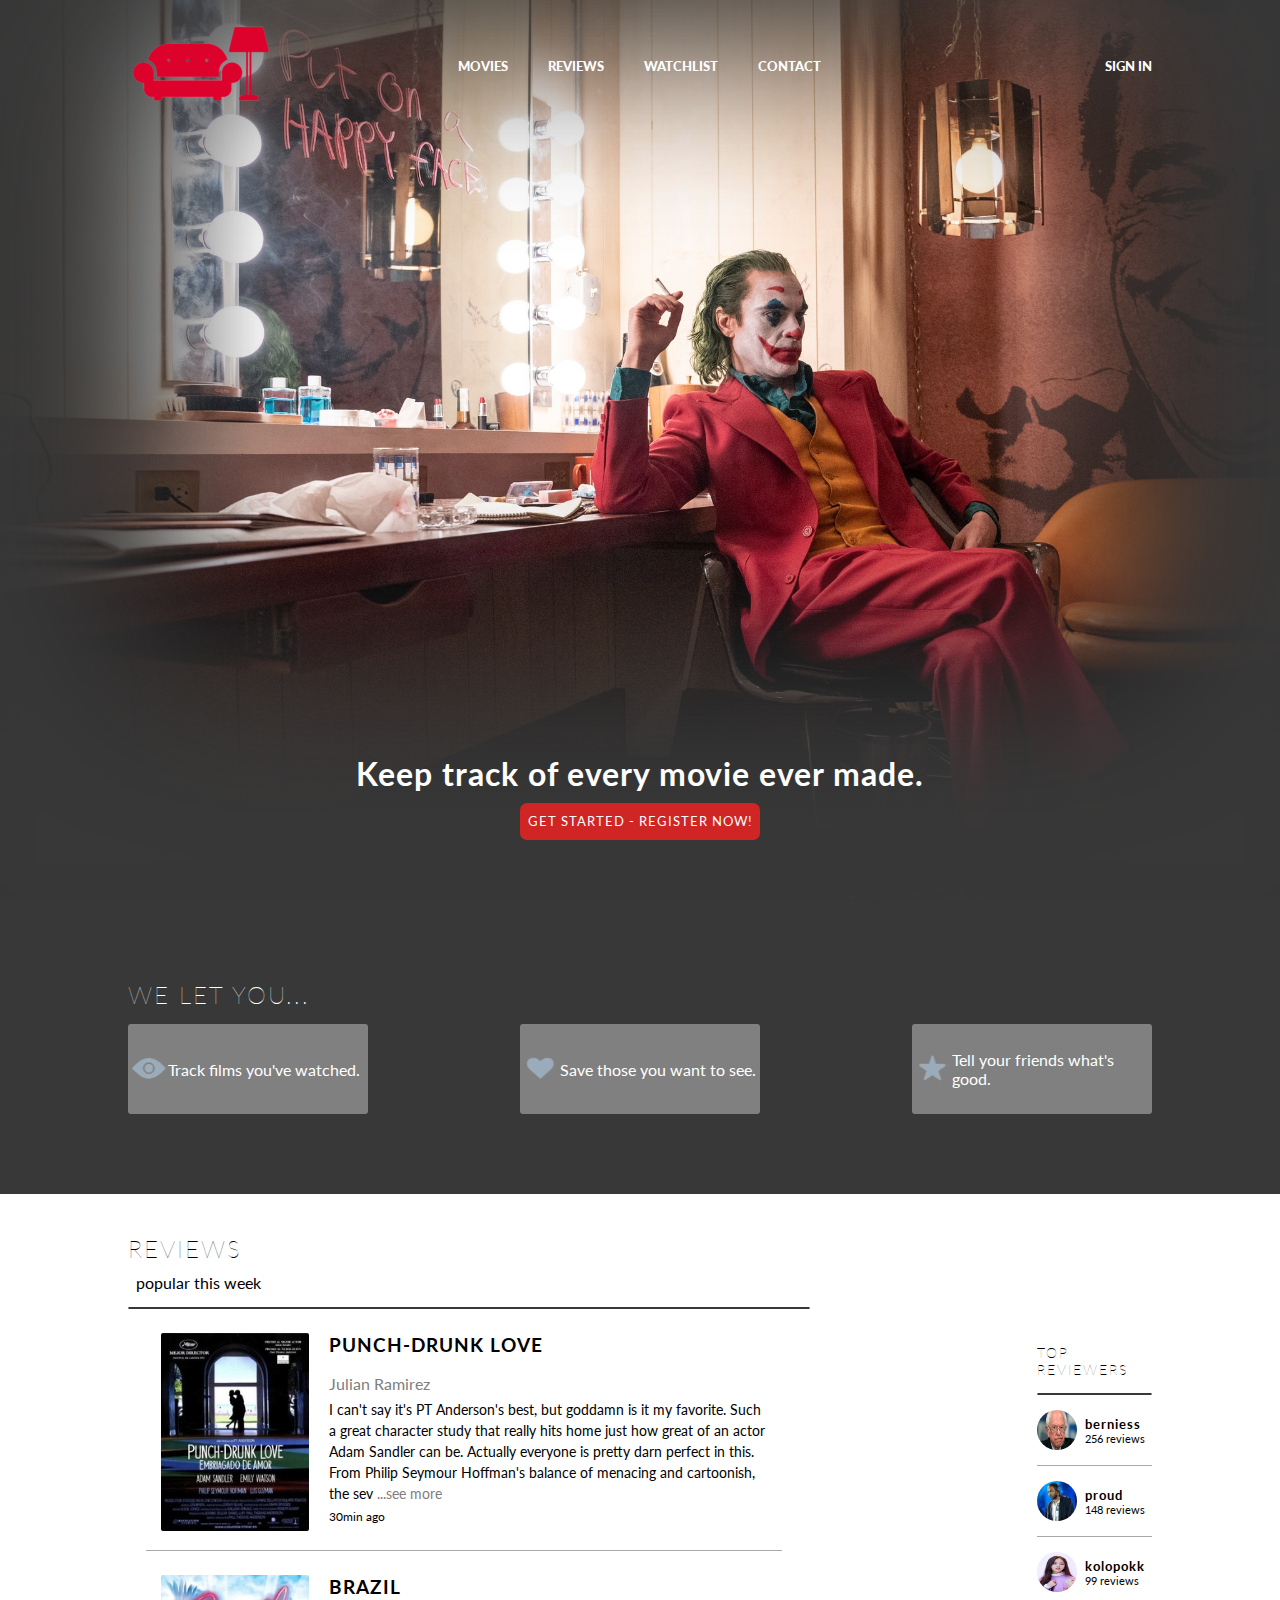
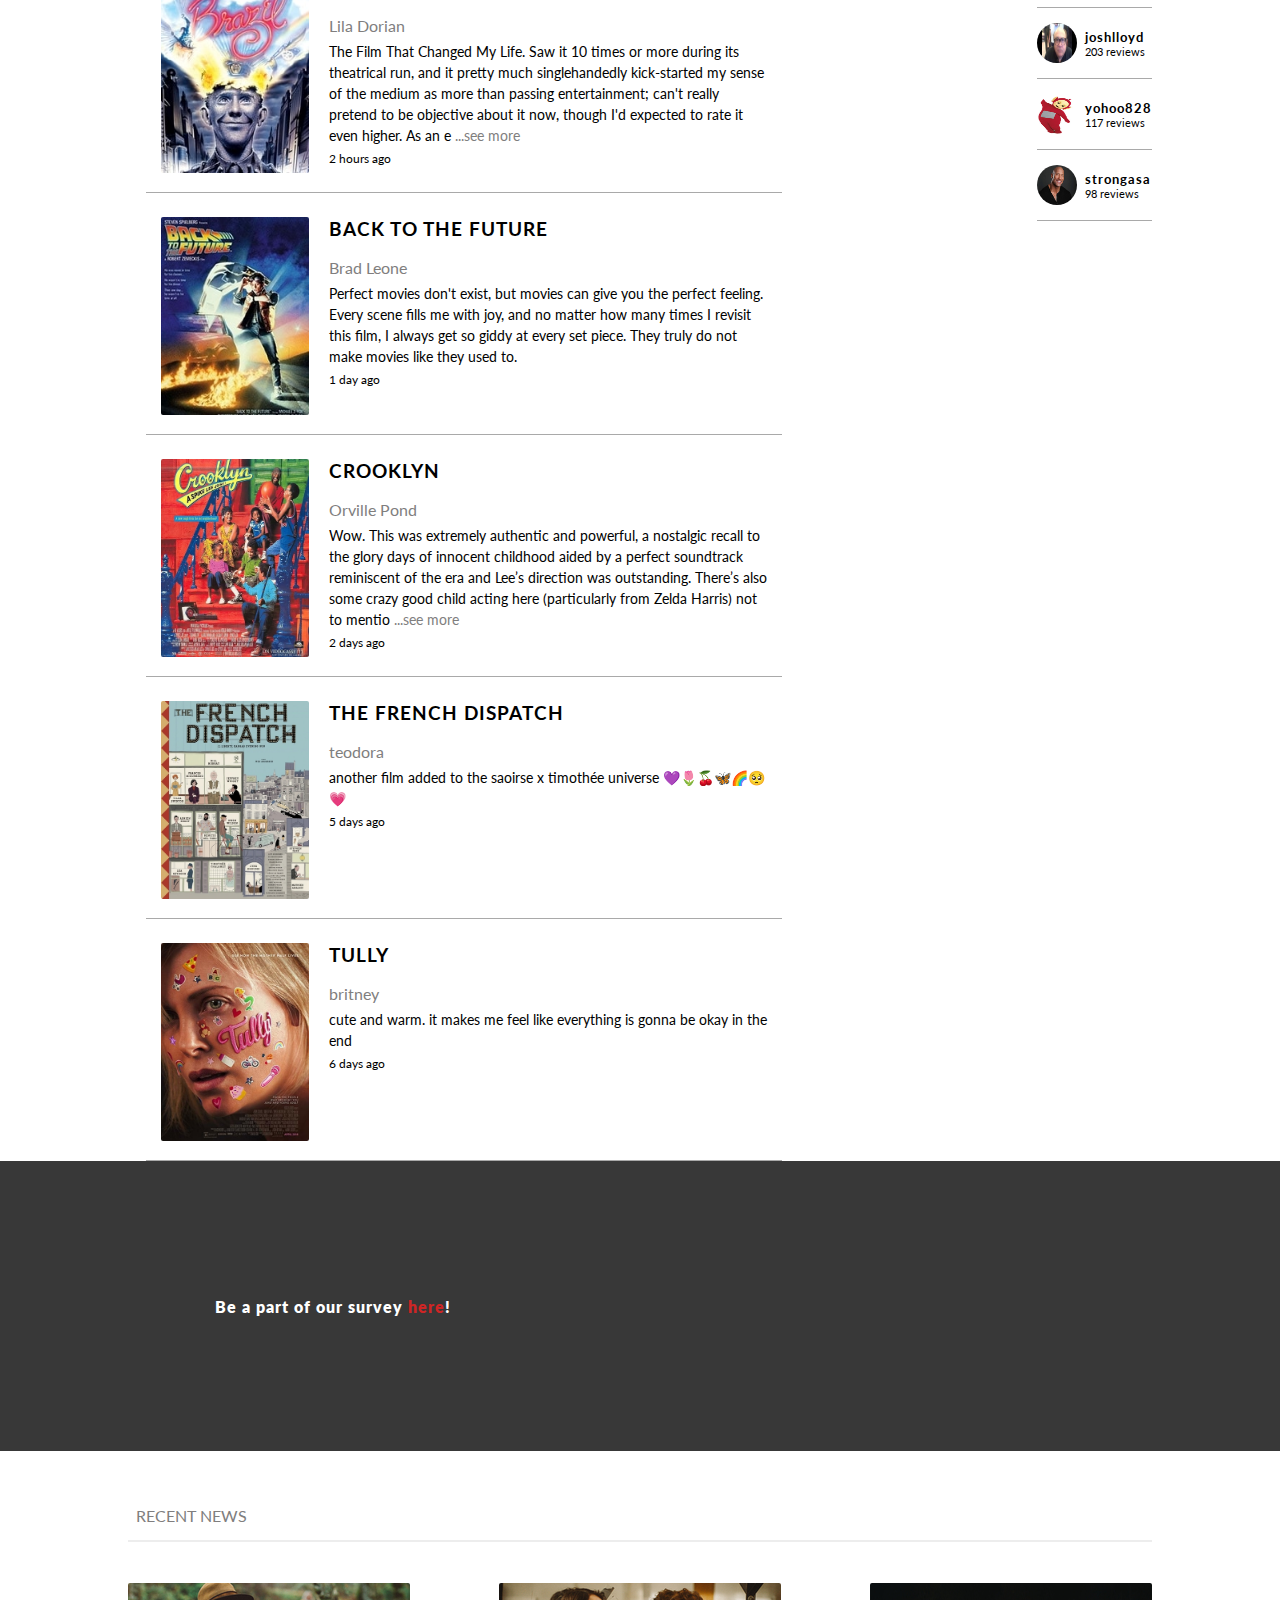
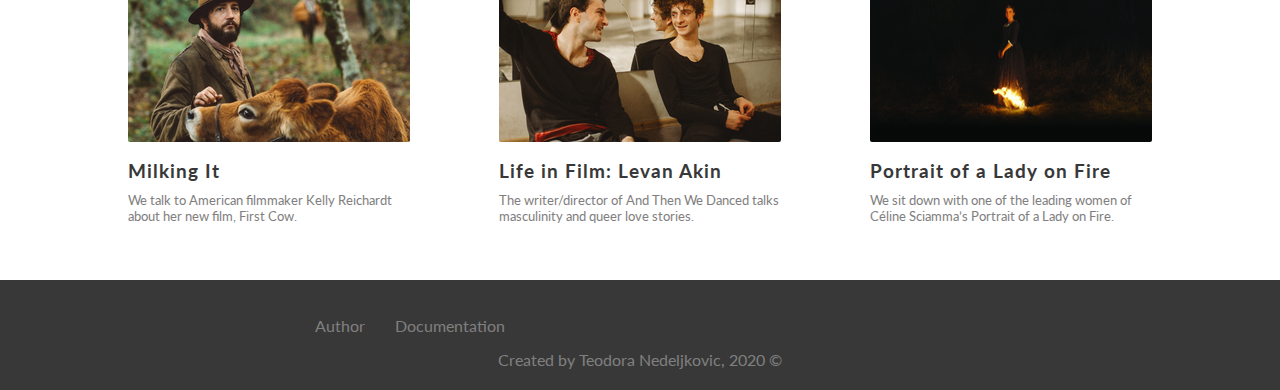
<file: index.html>
<!DOCTYPE html>
<html>
<head>
	<title>Reddy Home Page</title>
	<link rel="stylesheet" type="text/css" href="css/style.min.css"/>
	<link rel="stylesheet" href="https://use.fontawesome.com/releases/v5.4.1/css/all.css" integrity="sha384-5sAR7xN1Nv6T6+dT2mhtzEpVJvfS3NScPQTrOxhwjIuvcA67KV2R5Jz6kr4abQsz" crossorigin="anonymous"/>
	<meta charset="utf-8"/>
	<meta name="description" content="Reddy is a social network for sharing your taste in film. Use it as a diary to record your opinion about films as you watch them, or just to keep track of films ..."/>
	<meta name="keywords" content="movies,watch movie, write review,film track,watchlist,movie news"/>
	<meta name="author" content=" Teodora Nedeljković"/>
	<meta name="viewport" content="width=device-width, initial-scale=1.0"/>
	<link rel="shortcut icon" href="img/favicon.ico"/>
</head>
<body>
	<div id="poster">
		<div id="header">
			<div class="wrapper">
				<div>
					<a href="index.html"><img src="img/logo.png" alt="logo"></a>
				</div>
				<div>
					<ul id="nav">
						<li><a href="movies.html">movies</a></li>
						<li><a href="reviews.html">reviews</a></li>
						<li><a href="watchlist.html">watchlist</a></li>
						<li><a href="contact.html">contact</a></li>
					</ul>
					<div id="navSmall"><p>MENU</p>
						<ul>
							<li><a href="movies.html">movies</a></li>
							<li><a href="reviews.html">reviews</a></li>
							<li><a href="watchlist.html">watchlist</a></li>
							<li><a href="contact.html">contact</a></li>
						</ul>
					</div>
				</div>
				<div>
					<ul id="account">
						
					</ul>	
				</div>
			</div>
		</div>
		<div id="posterTitle">
			<h1>Keep track of every movie ever made.</h1>
			<div>
				<a href="#" class="register">Get started - Register now!</a>
			</div>
		</div>
	</div>
	

	<div id="highlights">
		<div class="wrapper">
			<h2>WE LET YOU...</h2>
			<div id="highlightsBlock">
				<a href="movies.html" class="highlight watched">
					<span class="icons icon-watched"></span>
					<p>Track films you've watched.</p>
				</a>
				<a href="watchlist.html" class="highlight seen">
					<span class="icons icon-seen"></span>
					<p>Save those you want to see.</p>
				</a>
				<a href="reviews.html" class="highlight reviewed">
					<span class="icons icon-reviewed"></span>
					<p>Tell your friends what's good.</p>
				</a>
			</div>
		</div>
	</div>

	<div class="content">
		<div class="wrapper">
			<div id="reviews">
				<div class="title">
					<h2>REVIEWS</h2>
					<p><i class="fas fa-angle-right"></i>&nbsp;&nbsp;popular this week</p>
				</div>
				<hr/>
				<div id="reviewBlock">
					
				</div>
			</div>
			<div id="topReviewers">
				<h2>TOP REVIEWERS</h2>
				<hr/>
				<div id="topReviewersBlock">
					
				</div>
			</div>
		</div>
	</div>
	
	<div id="survey">
		<div class="wrapper">
			<div id="surveyBlock">
				<p>Be a part of our survey <a href='#'>here</a>!</p>
			</div>
		</div>
	</div>

	<div id="news">
		<div class="wrapper">
			<div class="title">
				<p><i class="fas fa-angle-right"></i>&nbsp;&nbsp;RECENT NEWS</p>
				<hr/>
			</div>
			<div id="newsBlock">
				
			</div>
		</div>
	</div>

	<div id="footer">
		<div id="rowFirst">
			<div>
				<ul>
					<li><a href="author.html">Author</a></li>
					<li><a href="documentation.pdf">Documentation</a></li>
				</ul>
			</div>
			<div id="social">
				<ul>
					<li><a href="https://www.instagram.com" target="_blank"><i class="fab fa-instagram"></i></a></li>
					<li><a href="https://www.facebook.com" target="_blank"><i class="fab fa-facebook-f"></i></a></li>
					<li><a href="https://www.twitter.com" target="_blank"><i class="fab fa-twitter"></i></a></li>
				</ul>
				</div>
		</div>
		<div><p>Created by Teodora Nedeljkovic, 2020 &copy;</p></div>
	</div>


	<div id="signInBlock">
		<div class="formClose close">
			<span></span>
			<span></span>
		</div>
		<form method="POST" action="#" id="formSignIn">
			<div><h4>Sign In</h4></div>
			<div><input type="text" name="usernameSignIn" id="usernameSignIn" placeholder="Username"/></div>
			<div><input type="password" name="passwordSignIn" id="passwordSignIn" placeholder="Password"/></div>
			<div class="errorsBlock" id='signInErrorsBlock'>
				
			</div>
			<div><input type="button" name="dugmeSignIn" id="dugmeSignIn" value="Continue"></div>
		</form>
	</div>
	<div id="registerBlock">
		<div class="formClose close">
			<span></span>
			<span></span>
		</div>
		<form method="POST" action="#" id="formRegister">
			<div><h4>Create An Account</h4></div>
			<div><input type="text" name="fullName" id="fullName" placeholder="Full Name"/></div>
			<div><input type="text" name="usernameRegister" id="usernameRegister" placeholder="Username"/></div>
			<div><input type="email" name="emailRegister" id="emailRegister" placeholder="Email"/></div>
			<div><input type="password" name="passwordRegister" id="passwordRegister" placeholder="Password"/></div>
			<div><input type="password" name="passwordConfirm" id="passwordConfirm" placeholder="Confirm Password"/></div>
			
			<div class="errorsBlock" id='registerErrorsBlock'>
				
			</div>
			<div><input type="button" name="dugmeRegister" id="dugmeRegister" value="Continue"></div>
		</form>
	</div>

	<script type="text/javascript" src="assets/js/jquery.js"></script>
	<script type="text/javascript" src="assets/js/main.min.js"></script>
</body>
</html>
</file>
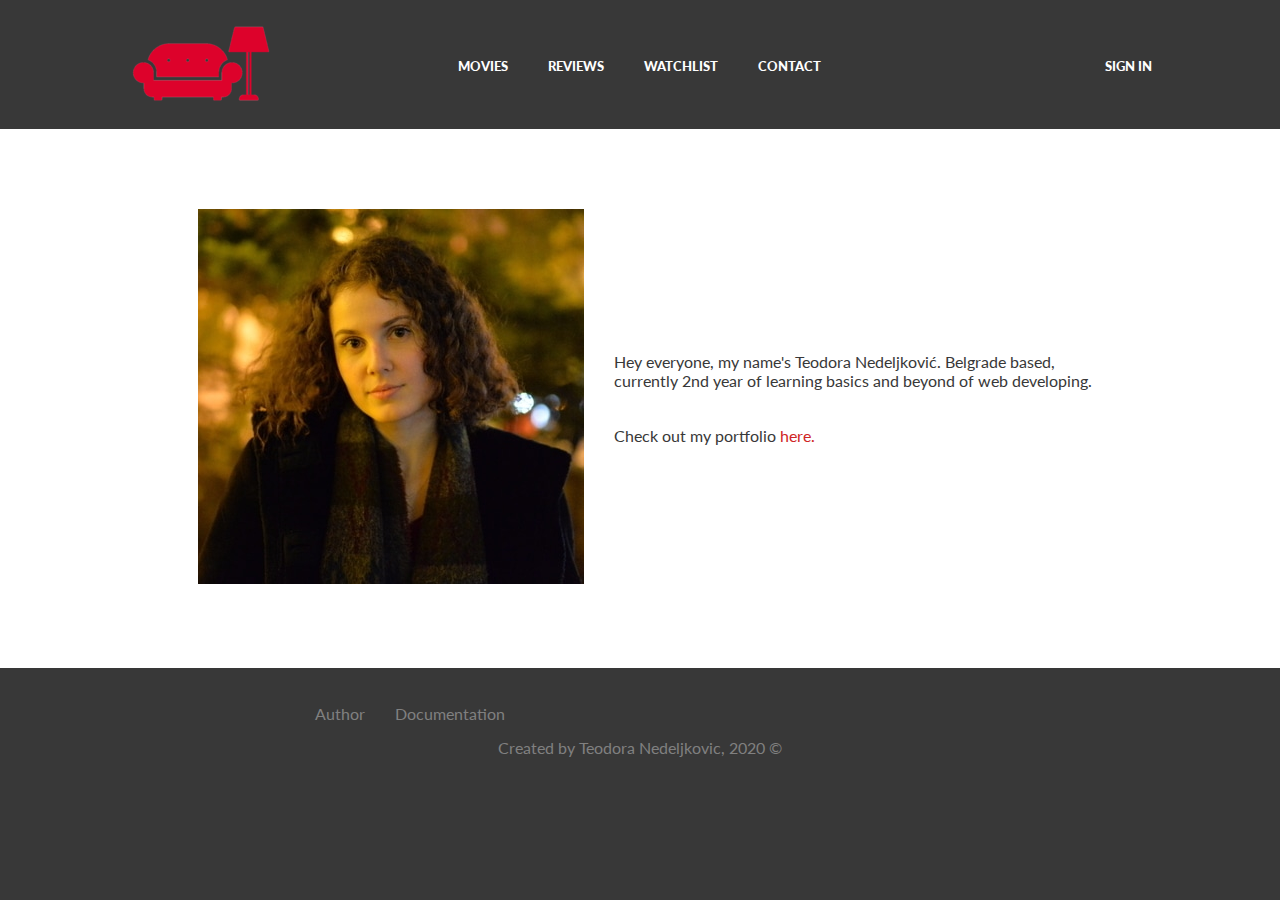
<file: author.html>
<!DOCTYPE html>
<html>
<head>
	<title>Author</title>
	<link rel="stylesheet" type="text/css" href="css/style.min.css"/>
	<link rel="stylesheet" href="https://use.fontawesome.com/releases/v5.4.1/css/all.css" integrity="sha384-5sAR7xN1Nv6T6+dT2mhtzEpVJvfS3NScPQTrOxhwjIuvcA67KV2R5Jz6kr4abQsz" crossorigin="anonymous"/>
	<meta charset="utf-8"/>
	<meta name="description" content="Author page"/>
	<meta name="keywords" content="author,teodora nedeljkovic"/>
	<meta name="author" content=" Teodora Nedeljković"/>
	<meta name="viewport" content="width=device-width, initial-scale=1.0"/>
	<link rel="shortcut icon" href="img/favicon.ico"/>
</head>
<body>
		<div id="header">
			<div class="wrapper">
				<div>
					<a href="index.html"><img src="img/logo.png" alt="logo"></a>
				</div>
				<div>
					<ul id="nav">
						<li><a href="movies.html">movies</a></li>
						<li><a href="reviews.html">reviews</a></li>
						<li><a href="watchlist.html">watchlist</a></li>
						<li><a href="contact.html">contact</a></li>
					</ul>
					<div id="navSmall"><p>MENU</p>
						<ul>
							<li><a href="movies.html">movies</a></li>
							<li><a href="reviews.html">reviews</a></li>
							<li><a href="watchlist.html">watchlist</a></li>
							<li><a href="contact.html">contact</a></li>
						</ul>
					</div>
				</div>
				<div>
					<ul id="account">
						
					</ul>	
				</div>
			</div>
		</div>
	
	
	<div id="author">
		<div class="wrapper">
			<div>
				<img src="img/author.jpg" alt="author" />
			</div>
			<div id="authorDescription">
				<p>Hey everyone, my name's Teodora Nedeljković. Belgrade based, currently 2nd year of learning basics and beyond of web developing.</p><br><br>
				<p>Check out my portfolio <a href="http://teodoranedeljkovic.000webhostapp.com/">here.</a></p>
			</div>
		</div>
	</div>

	<div id="footer">
		<div id="rowFirst">
			<div>
				<ul>
					<li><a href="author.html">Author</a></li>
					<li><a href="documentation.pdf">Documentation</a></li>
				</ul>
			</div>
			<div id="social">
				<ul>
					<li><a href="https://www.instagram.com" target="_blank"><i class="fab fa-instagram"></i></a></li>
					<li><a href="https://www.facebook.com" target="_blank"><i class="fab fa-facebook-f"></i></a></li>
					<li><a href="https://www.twitter.com" target="_blank"><i class="fab fa-twitter"></i></a></li>
				</ul>
				</div>
		</div>
		<div><p>Created by Teodora Nedeljkovic, 2020 &copy;</p></div>
	</div>


	<div id="signInBlock">
		<div class="formClose close">
			<span></span>
			<span></span>
		</div>
		<form method="POST" action="#" id="formSignIn">
			<div><h4>Sign In</h4></div>
			<div><input type="text" name="usernameSignIn" id="usernameSignIn" placeholder="Username"/></div>
			<div><input type="password" name="passwordSignIn" id="passwordSignIn" placeholder="Password"/></div>
			<div class="errorsBlock" id='signInErrorsBlock'>
				
			</div>
			<div><input type="button" name="dugmeSignIn" id="dugmeSignIn" value="Continue"></div>
		</form>
	</div>
	<div id="registerBlock">
		<div class="formClose close">
			<span></span>
			<span></span>
		</div>
		<form method="POST" action="#" id="formRegister">
			<div><h4>Create An Account</h4></div>
			<div><input type="text" name="fullName" id="fullName" placeholder="Full Name"/></div>
			<div><input type="text" name="usernameRegister" id="usernameRegister" placeholder="Username"/></div>
			<div><input type="email" name="emailRegister" id="emailRegister" placeholder="Email"/></div>
			<div><input type="password" name="passwordRegister" id="passwordRegister" placeholder="Password"/></div>
			<div><input type="password" name="passwordConfirm" id="passwordConfirm" placeholder="Confirm Password"/></div>
			
			<div class="errorsBlock" id='registerErrorsBlock'>
				
			</div>
			<div><input type="button" name="dugmeRegister" id="dugmeRegister" value="Continue"></div>
		</form>
	</div>

	<script type="text/javascript" src="assets/js/jquery.js"></script>
	<script type="text/javascript" src="assets/js/main.min.js"></script>
</body>
</html>
</file>
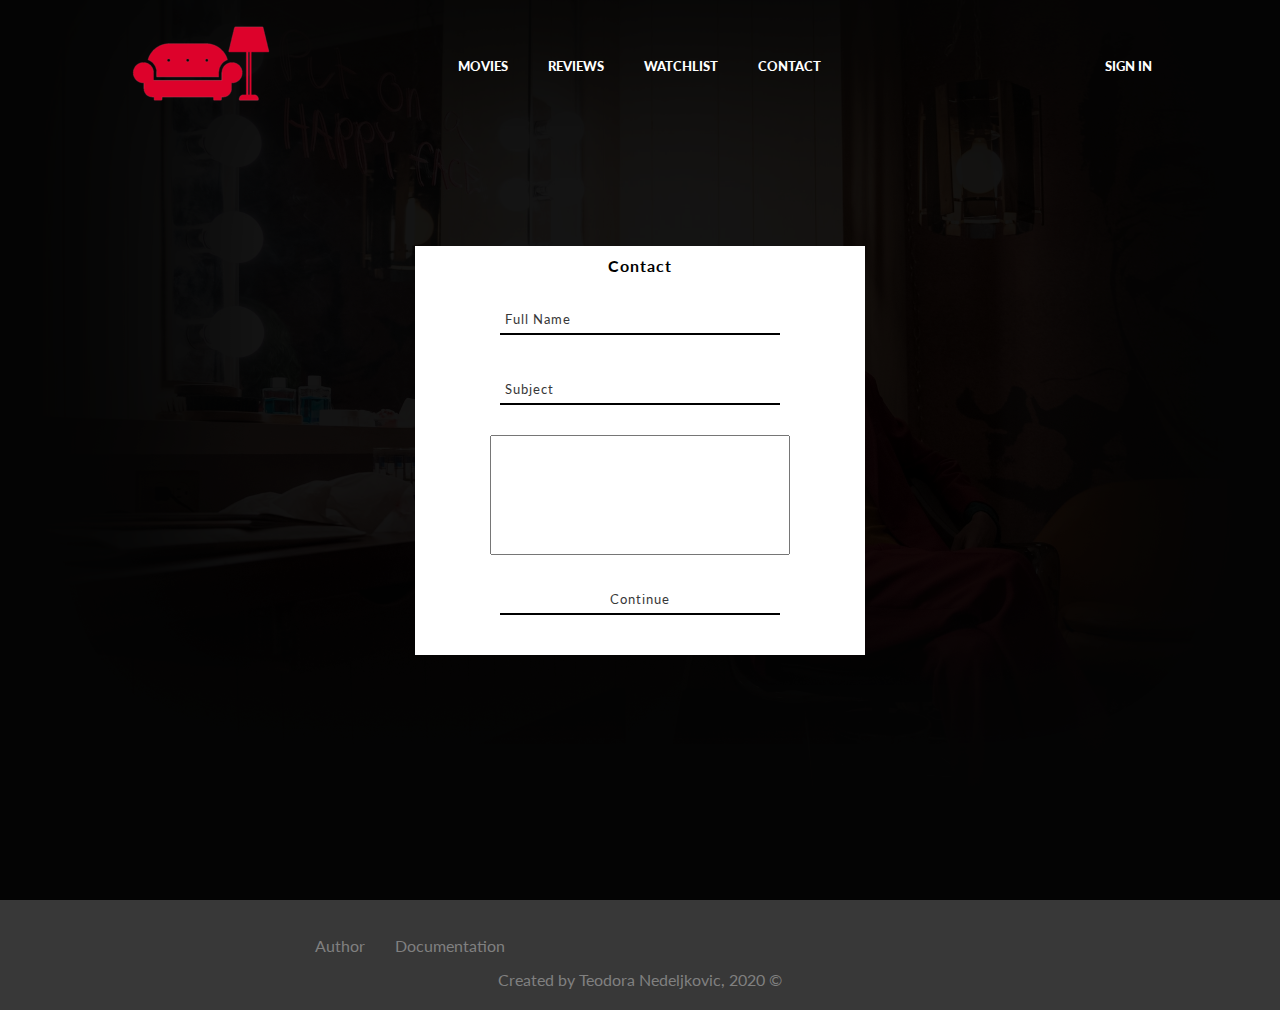
<file: contact.html>
<!DOCTYPE html>
<html>
<head>
	<title>Contact</title>
	<link rel="stylesheet" type="text/css" href="css/style.min.css"/>
	<link rel="stylesheet" href="https://use.fontawesome.com/releases/v5.4.1/css/all.css" integrity="sha384-5sAR7xN1Nv6T6+dT2mhtzEpVJvfS3NScPQTrOxhwjIuvcA67KV2R5Jz6kr4abQsz" crossorigin="anonymous"/>
	<meta charset="utf-8"/>
	<meta name="description" content="Contact page for Reddy."/>
	<meta name="keywords" content="contact,reddy,message,experience"/>
	<meta name="author" content=" Teodora Nedeljković"/>
	<meta name="viewport" content="width=device-width, initial-scale=1.0"/>
	<link rel="shortcut icon" href="img/favicon.ico"/>
</head>
<body>

	<div id="contact">
		<div id="poster">

			<div id="header">
				<div class="wrapper">
					<div>
						<a href="index.html"><img src="img/logo.png" alt="logo"></a>
					</div>
					<div>
						<ul id="nav">
							<li><a href="movies.html">movies</a></li>
							<li><a href="reviews.html">reviews</a></li>
							<li><a href="watchlist.html">watchlist</a></li>
							<li><a href="contact.html">contact</a></li>
						</ul>
						<div id="navSmall"><p>MENU</p>
							<ul>
								<li><a href="movies.html">movies</a></li>
								<li><a href="reviews.html">reviews</a></li>
								<li><a href="watchlist.html">watchlist</a></li>
								<li><a href="contact.html">contact</a></li>
							</ul>
						</div>
					</div>
					<div>
						<ul id="account">
							
						</ul>	
					</div>
				</div>
			</div>

			<div id="contactBlock">
				<form method="POST" action="#" id="formContact" onsubmit="return proveraContact()">
					<div><h4>Contact</h4></div>
					
					<div><input type="text" name="fullNameContact" id="fullNameContact" placeholder="Full Name"/></div>
					<div><input type="text" name="subjectContact" id="subjectContact" placeholder="Subject" placeholder="Your message..." /></div>
					<div>
						<textarea id="messageContact" name="messageContact">
						
						</textarea>
					</div>
					
					<div id="dugmeProveraContact"><input type="submit" name="dugmeContact" id="dugmeContact" value="Continue"></div>
					<div id="contactError" class="errorsBlock">
						
					</div>
				</form>
			</div>
		</div>
	</div>

	<div id="footer">
		<div id="rowFirst">
			<div>
				<ul>
					<li><a href="author.html">Author</a></li>
					<li><a href="documentation.pdf">Documentation</a></li>
				</ul>
			</div>
			<div id="social">
				<ul>
					<li><a href="https://www.instagram.com" target="_blank"><i class="fab fa-instagram"></i></a></li>
					<li><a href="https://www.facebook.com" target="_blank"><i class="fab fa-facebook-f"></i></a></li>
					<li><a href="https://www.twitter.com" target="_blank"><i class="fab fa-twitter"></i></a></li>
				</ul>
				</div>
		</div>
		<div><p>Created by Teodora Nedeljkovic, 2020 &copy;</p></div>
	</div>


	<div id="signInBlock">
		<div class="formClose close">
			<span></span>
			<span></span>
		</div>
		<form method="POST" action="#" id="formSignIn">
			<div><h4>Sign In</h4></div>
			<div><input type="text" name="usernameSignIn" id="usernameSignIn" placeholder="Username"/></div>
			<div><input type="password" name="passwordSignIn" id="passwordSignIn" placeholder="Password"/></div>
			<div class="errorsBlock" id='signInErrorsBlock'>
				
			</div>
			<div><input type="button" name="dugmeSignIn" id="dugmeSignIn" value="Continue"></div>
		</form>
	</div>
	<div id="registerBlock">
		<div class="formClose close">
			<span></span>
			<span></span>
		</div>
		<form method="POST" action="#" id="formRegister">
			<div><h4>Create An Account</h4></div>
			<div><input type="text" name="fullName" id="fullName" placeholder="Full Name"/></div>
			<div><input type="text" name="usernameRegister" id="usernameRegister" placeholder="Username"/></div>
			<div><input type="email" name="emailRegister" id="emailRegister" placeholder="Email"/></div>
			<div><input type="password" name="passwordRegister" id="passwordRegister" placeholder="Password"/></div>
			<div><input type="password" name="passwordConfirm" id="passwordConfirm" placeholder="Confirm Password"/></div>
			
			<div class="errorsBlock" id='registerErrorsBlock'>
				
			</div>
			<div><input type="button" name="dugmeRegister" id="dugmeRegister" value="Continue"></div>
		</form>
	</div>

	<script type="text/javascript" src="assets/js/jquery.js"></script>
	<script type="text/javascript" src="assets/js/main.min.js"></script>
</body>
</html>
</file>
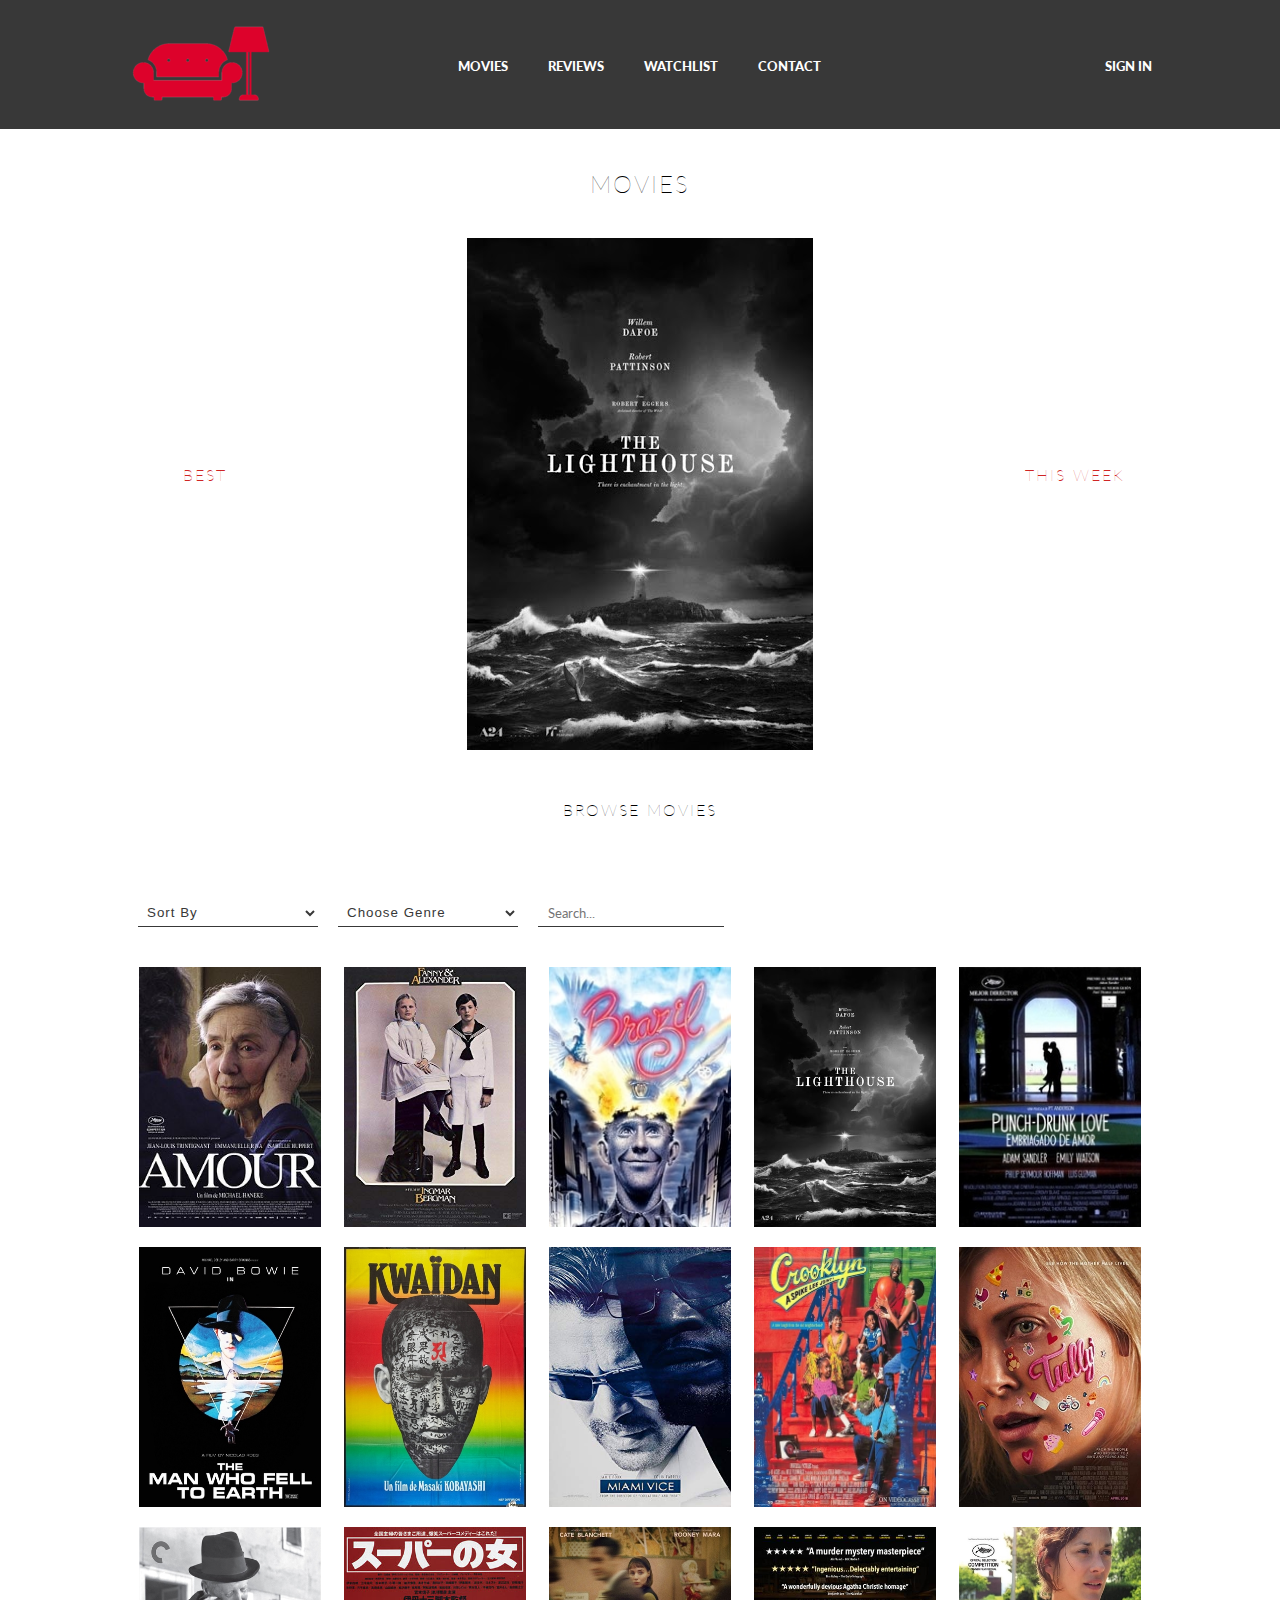
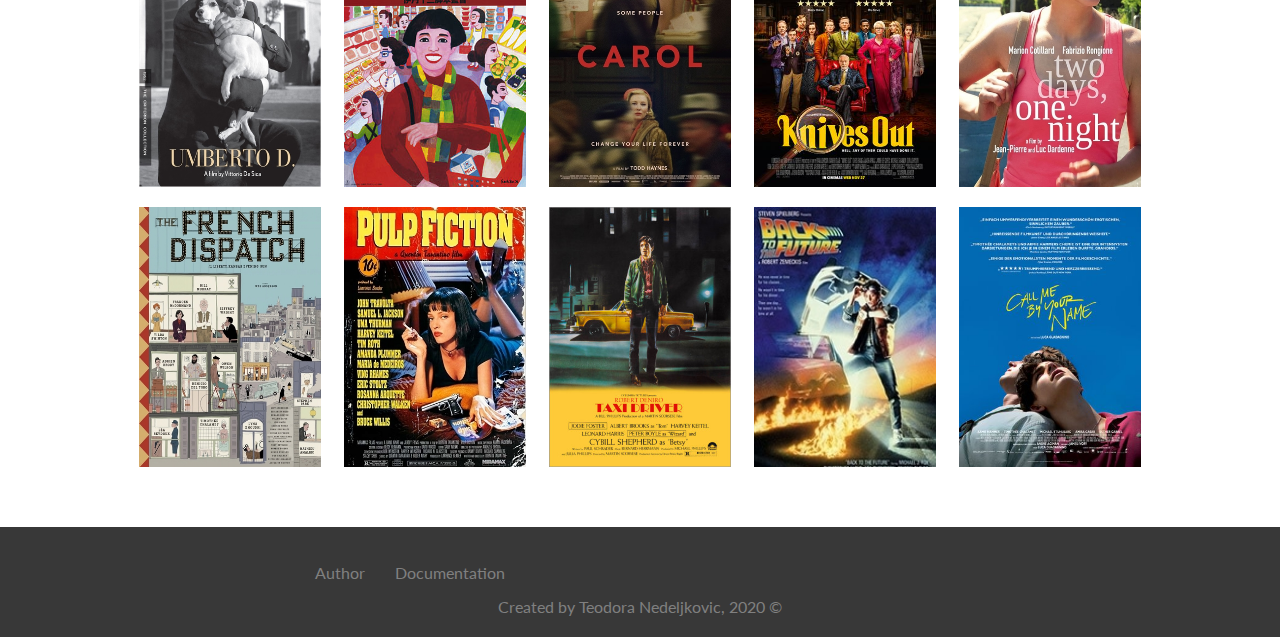
<file: movies.html>
<!DOCTYPE html>
<html>
<head>
	<title>Movies</title>
	<link rel="stylesheet" type="text/css" href="css/style.min.css"/>
	<link rel="stylesheet" href="https://use.fontawesome.com/releases/v5.4.1/css/all.css" integrity="sha384-5sAR7xN1Nv6T6+dT2mhtzEpVJvfS3NScPQTrOxhwjIuvcA67KV2R5Jz6kr4abQsz" crossorigin="anonymous"/>
	<meta charset="utf-8"/>
	<meta name="description" content="Reddy offers information about all the newest and oldest movies!"/>
	<meta name="keywords" content="movies,watch movie,film track,watchlist,director movie, producer movie,romance,drama,genre,action movie"/>
	<meta name="author" content=" Teodora Nedeljković"/>
	<meta name="viewport" content="width=device-width, initial-scale=1.0"/>
	<link rel="shortcut icon" href="img/favicon.ico"/>
</head>
<body>
	<div id="header">
		<div class="wrapper">
			<div>
				<a href="index.html"><img src="img/logo.png" alt="logo"></a>
			</div>
			<div>
				<ul id="nav">
					<li><a href="movies.html">movies</a></li>
					<li><a href="reviews.html">reviews</a></li>
					<li><a href="watchlist.html">watchlist</a></li>
					<li><a href="contact.html">contact</a></li>
				</ul>
				<div id="navSmall"><p>MENU</p>
					<ul>
						<li><a href="movies.html">movies</a></li>
						<li><a href="reviews.html">reviews</a></li>
						<li><a href="watchlist.html">watchlist</a></li>
						<li><a href="contact.html">contact</a></li>
					</ul>
				</div>
			</div>
			<div>
				<ul id="account">
					
				</ul>	
			</div>
		</div>
	</div>

	<div id="movies">
		<div class="wrapper">
			<h2>movies</h2>
			<div id="topMovies">
				<h4>BEST</h4>
				<div id="topMoviesBlock">
					
				</div>
				<h4>This Week</h4>
			</div>
			<h4>Browse movies</h4>
			<div id="manipulateMovies">
				<div id="sortFilterBlock" class="input-field">
					<select name="sort" id="sortMovies" >
						<option value="0">Sort By</option>
						<option value="oldest">Oldest</option>
						<option value="newest">Newest</option>
					</select>
					<select name="filter" id="filterMovies">
						<option value="0">Choose Genre</option>
						<option value="action">Action</option>
						<option value="comedy">Comedy</option>
						<option value="drama">Drama</option>
						<option value="fantasy">Fantasy</option>
						<option value="mystery">Mystery</option>
						<option value="science fiction">Science Fiction</option>
						<option value="horror">Horror</option>
					</select>
				</div>
				<div id="search">
					<input type="text" name="searchInput" id="searchInput" placeholder="Search..."/>
					<a id="searchMovies" href="#"><i class="fas fa-search"></i></a>
				</div>
			</div>
			<div id="moviesBlock">
				
			</div>
			<div id="infoBlock">
				
			</div>
		</div>
	</div>
	

	<div id="footer">
		<div id="rowFirst">
			<div>
				<ul>
					<li><a href="author.html">Author</a></li>
					<li><a href="documentation.pdf">Documentation</a></li>
				</ul>
			</div>
			<div id="social">
				<ul>
					<li><a href="https://www.instagram.com" target="_blank"><i class="fab fa-instagram"></i></a></li>
					<li><a href="https://www.facebook.com" target="_blank"><i class="fab fa-facebook-f"></i></a></li>
					<li><a href="https://www.twitter.com" target="_blank"><i class="fab fa-twitter"></i></a></li>
				</ul>
			</div>
		</div>
		<div><p>Created by Teodora Nedeljkovic, 2020 &copy;</p></div>
	</div>


	<div id="signInBlock">
		<div class="formClose close">
			<span></span>
			<span></span>
		</div>
		<form method="POST" action="#" id="formSignIn">
			<div><h4>Sign In</h4></div>
			<div><input type="text" name="usernameSignIn" id="usernameSignIn" placeholder="Username"/></div>
			<div><input type="password" name="passwordSignIn" id="passwordSignIn" placeholder="Password"/></div>
			<div class="errorsBlock" id='signInErrorsBlock'>
				
			</div>
			<div><input type="button" name="dugmeSignIn" id="dugmeSignIn" value="Continue"></div>
		</form>
	</div>
	<div id="registerBlock">
		<div class="formClose close">
			<span></span>
			<span></span>
		</div>
		<form method="POST" action="#" id="formRegister">
			<div><h4>Create An Account</h4></div>
			<div><input type="text" name="fullName" id="fullName" placeholder="Full Name"/></div>
			<div><input type="text" name="usernameRegister" id="usernameRegister" placeholder="Username"/></div>
			<div><input type="email" name="emailRegister" id="emailRegister" placeholder="Email"/></div>
			<div><input type="password" name="passwordRegister" id="passwordRegister" placeholder="Password"/></div>
			<div><input type="password" name="passwordConfirm" id="passwordConfirm" placeholder="Confirm Password"/></div>
			
			<div class="errorsBlock" id='registerErrorsBlock'>
				
			</div>
			<div><input type="button" name="dugmeRegister" id="dugmeRegister" value="Continue"></div>
		</form>
	</div>

	<script type="text/javascript" src="assets/js/jquery.js"></script>
	<script type="text/javascript" src="assets/js/main.min.js"></script>
</body>
</html>
</file>
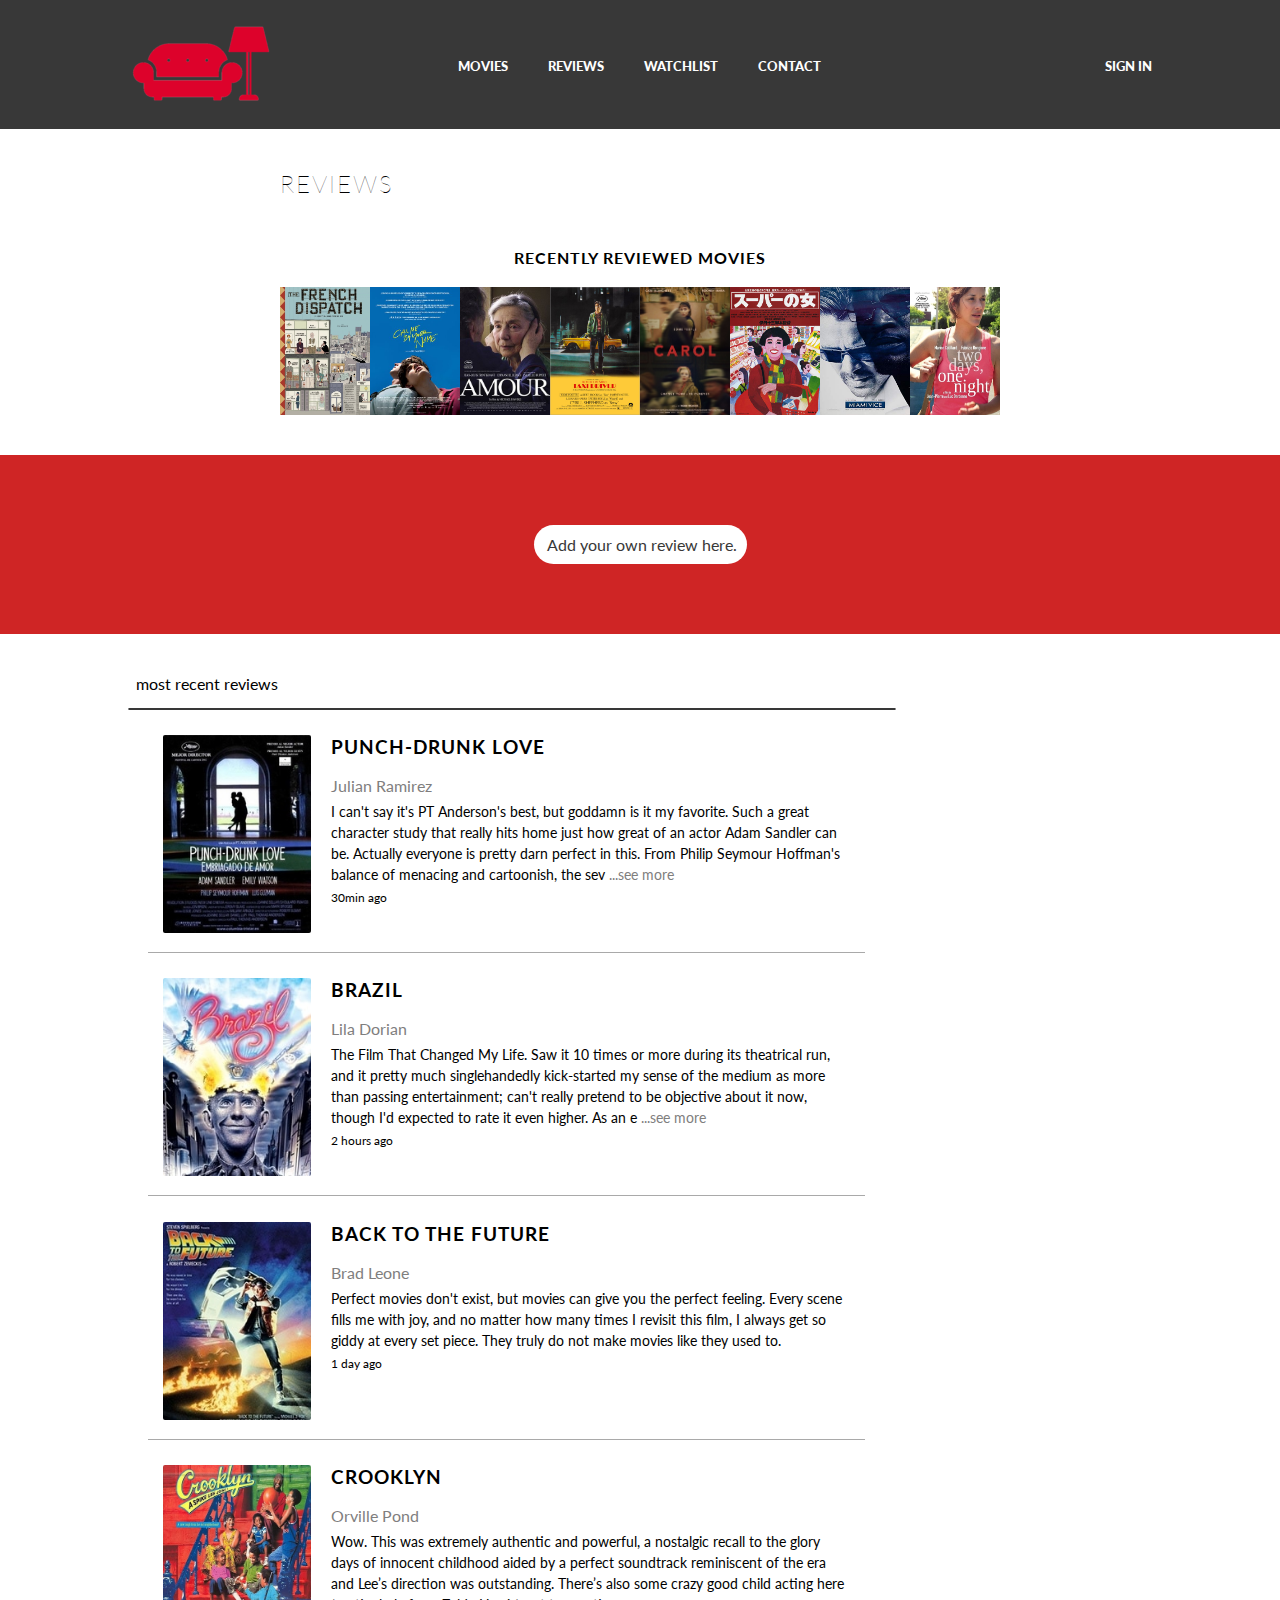
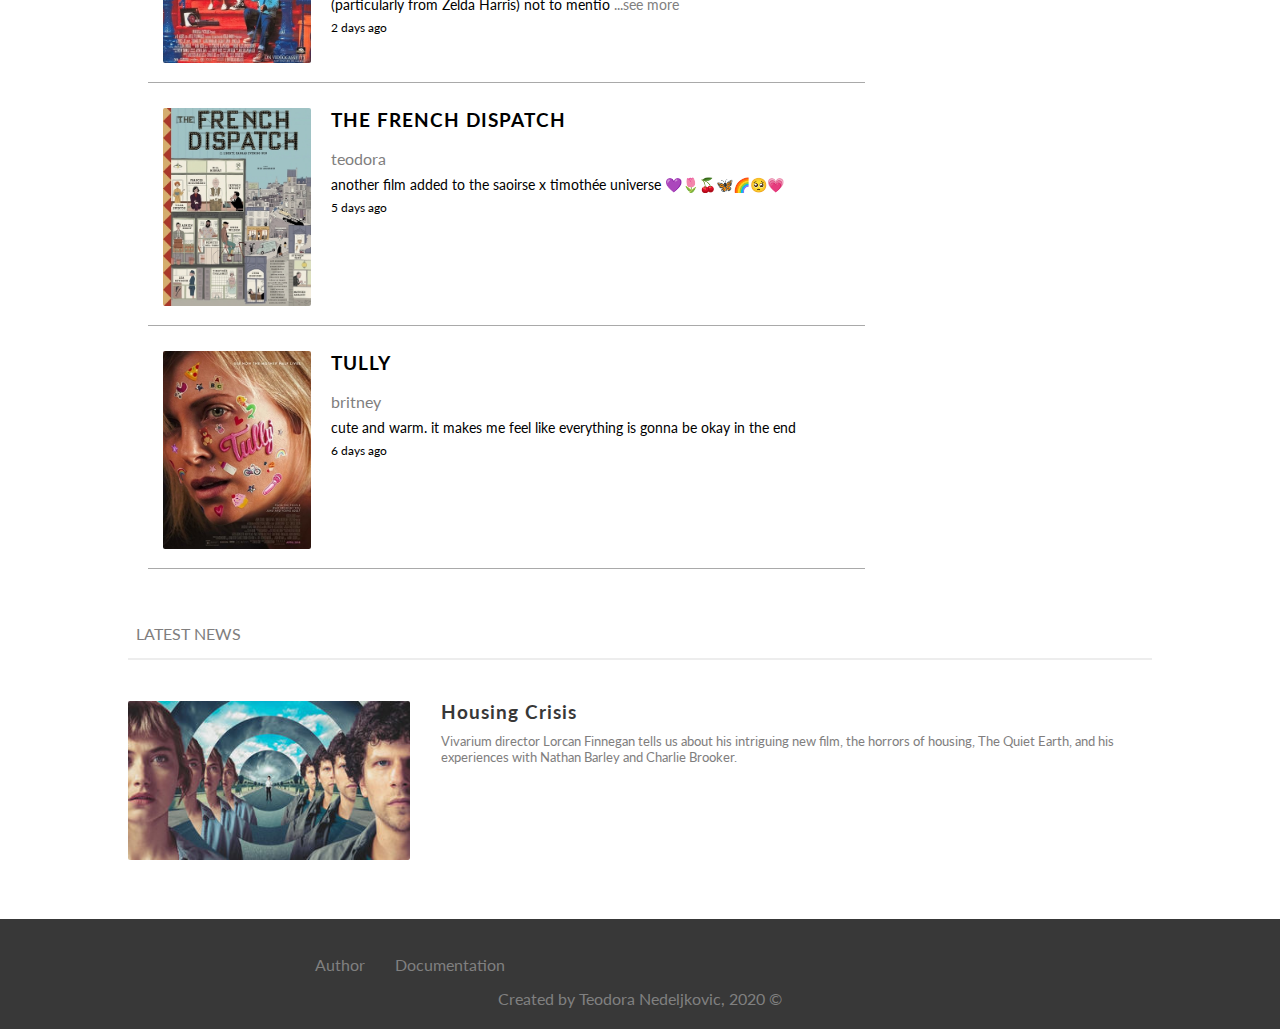
<file: reviews.html>
<!DOCTYPE html>
<html>
<head>
	<title>Reviews</title>
	<link rel="stylesheet" type="text/css" href="css/style.min.css"/>
	<link rel="stylesheet" href="https://use.fontawesome.com/releases/v5.4.1/css/all.css" integrity="sha384-5sAR7xN1Nv6T6+dT2mhtzEpVJvfS3NScPQTrOxhwjIuvcA67KV2R5Jz6kr4abQsz" crossorigin="anonymous"/>
	<meta charset="utf-8"/>
	<meta name="description" content="Write your reviews on any movie, and read your friends's reviews as many times as you'd like!"/>
	<meta name="keywords" content="write review,read review,user write,review,track of movie,review news"/>
	<meta name="author" content=" Teodora Nedeljković"/>
	<meta name="viewport" content="width=device-width, initial-scale=1.0"/>
	<link rel="shortcut icon" href="img/favicon.ico"/>
</head>
<body>
	<div id="header">
		<div class="wrapper">
			<div>
				<a href="index.html"><img src="img/logo.png" alt="logo"></a>
			</div>
			<div>
				<ul id="nav">
					<li><a href="movies.html">movies</a></li>
					<li><a href="reviews.html">reviews</a></li>
					<li><a href="watchlist.html">watchlist</a></li>
					<li><a href="contact.html">contact</a></li>
				</ul>
				<div id="navSmall"><p>MENU</p>
					<ul>
						<li><a href="movies.html">movies</a></li>
						<li><a href="reviews.html">reviews</a></li>
						<li><a href="watchlist.html">watchlist</a></li>
						<li><a href="contact.html">contact</a></li>
					</ul>
				</div>
			</div>
			<div>
				<ul id="account">
					
				</ul>	
			</div>
		</div>
	</div>
	
	
	
	<div class="content">
		<div class="wrapper">
			<div id='reviews'>
				<div class="title">
					<h2>REVIEWS</h2>
				</div>
				<div id="reviewedMovies">
					<h4>recently reviewed movies</h4>
					<div>
						<img src='img/movies/16.jpg' alt='movie'/>
						<img src='img/movies/20.jpg' alt='movie'/>
						<img src='img/movies/1.jpg' alt='movie'/>
						<img src='img/movies/18.jpg' alt='movie'/>
						<img src='img/movies/13.jpg' alt='movie'/>
						<img src='img/movies/12.jpg' alt='movie'/>
						<img src='img/movies/8.jpg' alt='movie'/>
						<img src='img/movies/15.jpg' alt='movie'/>
					</div>
				</div>
			</div>
		</div>
	</div>
	<div id="addReviewLink">
		<p id='addReview'>&nbsp;Add your own review here.</p>
	</div>

	<div class="content">
		<div class="wrapper">
			<div id="reviews">
				<div class="title">
					<p><i class="fas fa-angle-right"></i>&nbsp;&nbsp;most recent reviews</p>
				</div>
				<hr/>
				<div id="reviewBlock">
					
				</div>
			</div>
		</div>
	</div>

	<div id="news">
		<div class="wrapper">
			<div class="title">
				<p><i class="fas fa-angle-right"></i>&nbsp;&nbsp;LATEST NEWS</p>
				<hr/>
			</div>
			<div id="newsBlock">
				<div class="news" id="reviewNews">
					<a href="#"><img src="img/news/4.jpg" alt="news"/></a>
					<div>
						<a href="#"><h3>Housing Crisis</h3></a>
						<p>Vivarium director Lorcan Finnegan tells us about his intriguing new film, the horrors of housing, The Quiet Earth, and his experiences with Nathan Barley and Charlie Brooker. </p>
					</div>
				</div>
			</div>
		</div>
	</div>

	<div id="addReviewBlock">
		<div class="formClose close">
			<span></span>
			<span></span>
		</div>
		<form action="#" method="POST" name="addReviewForm" onsubmit="return reviewProvera()">
			<h4>Write a review</h4>
			<div>
				<select id="genreSelect" name="genreSelect">
					
				</select>
			</div>
			<div>
				<textarea placeholder="Add a review..." id="reviewText" name="reviewText"></textarea>
			</div>
			<div class="errorsBlock" id='addReviewErrorsBlock'>
				
			</div>
			<div><input type="submit" name="submitReview" id="submitReview"/></div>
		</form>
	</div>

	<div id="footer">
		<div id="rowFirst">
			<div>
				<ul>
					<li><a href="author.html">Author</a></li>
					<li><a href="documentation.pdf">Documentation</a></li>
				</ul>
			</div>
			<div id="social">
				<ul>
					<li><a href="https://www.instagram.com" target="_blank"><i class="fab fa-instagram"></i></a></li>
					<li><a href="https://www.facebook.com" target="_blank"><i class="fab fa-facebook-f"></i></a></li>
					<li><a href="https://www.twitter.com" target="_blank"><i class="fab fa-twitter"></i></a></li>
				</ul>
			</div>
		</div>
		<div><p>Created by Teodora Nedeljkovic, 2020 &copy;</p></div>
	</div>


	<div id="signInBlock">
		<div class="formClose close">
			<span></span>
			<span></span>
		</div>
		<form method="POST" action="#" id="formSignIn">
			<div><h4>Sign In</h4></div>
			<div><input type="text" name="usernameSignIn" id="usernameSignIn" placeholder="Username"/></div>
			<div><input type="password" name="passwordSignIn" id="passwordSignIn" placeholder="Password"/></div>
			<div class="errorsBlock" id='signInErrorsBlock'>
				
			</div>
			<div><input type="button" name="dugmeSignIn" id="dugmeSignIn" value="Continue"></div>
		</form>
	</div>
	<div id="registerBlock">
		<div class="formClose close">
			<span></span>
			<span></span>
		</div>
		<form method="POST" action="#" id="formRegister">
			<div><h4>Create An Account</h4></div>
			<div><input type="text" name="fullName" id="fullName" placeholder="Full Name"/></div>
			<div><input type="text" name="usernameRegister" id="usernameRegister" placeholder="Username"/></div>
			<div><input type="email" name="emailRegister" id="emailRegister" placeholder="Email"/></div>
			<div><input type="password" name="passwordRegister" id="passwordRegister" placeholder="Password"/></div>
			<div><input type="password" name="passwordConfirm" id="passwordConfirm" placeholder="Confirm Password"/></div>
			
			<div class="errorsBlock" id='registerErrorsBlock'>
				
			</div>
			<div><input type="button" name="dugmeRegister" id="dugmeRegister" value="Continue"></div>
		</form>
	</div>

	<script type="text/javascript" src="assets/js/jquery.js"></script>
	<script type="text/javascript" src="assets/js/main.min.js"></script>
</body>
</html>
</file>
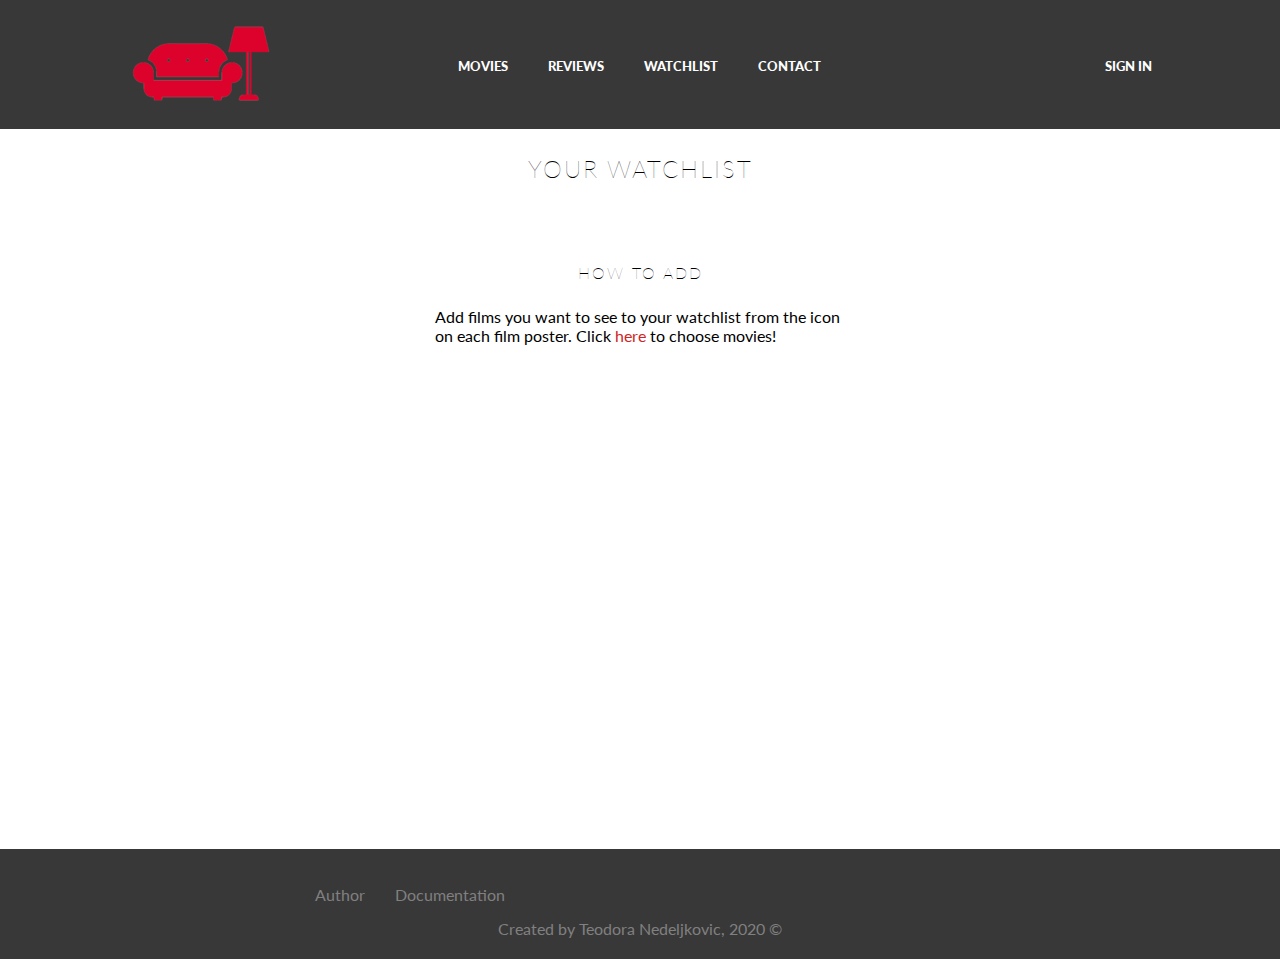
<file: watchlist.html>
<!DOCTYPE html>
<html>
<head>
	<title>Watchlist</title>
	<link rel="stylesheet" type="text/css" href="css/style.min.css"/>
	<link rel="stylesheet" href="https://use.fontawesome.com/releases/v5.4.1/css/all.css" integrity="sha384-5sAR7xN1Nv6T6+dT2mhtzEpVJvfS3NScPQTrOxhwjIuvcA67KV2R5Jz6kr4abQsz" crossorigin="anonymous"/>
	<meta charset="utf-8"/>
	<meta name="description" content="Reddy offers saving all your most anticipated movies in just one place."/>
	<meta name="keywords" content="watchlist,save movie,film track,movie track"/>
	<meta name="author" content=" Teodora Nedeljković"/>
	<meta name="viewport" content="width=device-width, initial-scale=1.0"/>
	<link rel="shortcut icon" href="img/favicon.ico"/>
</head>
<body>
	<div id="header">
		<div class="wrapper">
			<div>
				<a href="index.html"><img src="img/logo.png" alt="logo"></a>
			</div>
			<div>
				<ul id="nav">
					<li><a href="movies.html">movies</a></li>
					<li><a href="reviews.html">reviews</a></li>
					<li><a href="watchlist.html">watchlist</a></li>
					<li><a href="contact.html">contact</a></li>
				</ul>
				<div id="navSmall"><p>MENU</p>
					<ul>
						<li><a href="movies.html">movies</a></li>
						<li><a href="reviews.html">reviews</a></li>
						<li><a href="watchlist.html">watchlist</a></li>
						<li><a href="contact.html">contact</a></li>
					</ul>
				</div>
			</div>
			<div>
				<ul id="account">
					
				</ul>	
			</div>
		</div>
	</div>

	<div id="watchlist">
		<div class="wrapper">
			<h2>YOUR WATCHLIST</h2>
			<div id="watchlistBlock">
				
			</div>
		</div>
	</div>
	

	<div id="footer">
		<div id="rowFirst">
			<div>
				<ul>
					<li><a href="author.html">Author</a></li>
					<li><a href="documentation.pdf">Documentation</a></li>
				</ul>
			</div>
			<div id="social">
				<ul>
					<li><a href="https://www.instagram.com" target="_blank"><i class="fab fa-instagram"></i></a></li>
					<li><a href="https://www.facebook.com" target="_blank"><i class="fab fa-facebook-f"></i></a></li>
					<li><a href="https://www.twitter.com" target="_blank"><i class="fab fa-twitter"></i></a></li>
				</ul>
			</div>
		</div>
		<div><p>Created by Teodora Nedeljkovic, 2020 &copy;</p></div>
	</div>


	<div id="signInBlock">
		<div class="formClose close">
			<span></span>
			<span></span>
		</div>
		<form method="POST" action="#" id="formSignIn">
			<div><h4>Sign In</h4></div>
			<div><input type="text" name="usernameSignIn" id="usernameSignIn" placeholder="Username"/></div>
			<div><input type="password" name="passwordSignIn" id="passwordSignIn" placeholder="Password"/></div>
			<div class="errorsBlock" id='signInErrorsBlock'>
				
			</div>
			<div><input type="button" name="dugmeSignIn" id="dugmeSignIn" value="Continue"></div>
		</form>
	</div>
	<div id="registerBlock">
		<div class="formClose close">
			<span></span>
			<span></span>
		</div>
		<form method="POST" action="#" id="formRegister">
			<div><h4>Create An Account</h4></div>
			<div><input type="text" name="fullName" id="fullName" placeholder="Full Name"/></div>
			<div><input type="text" name="usernameRegister" id="usernameRegister" placeholder="Username"/></div>
			<div><input type="email" name="emailRegister" id="emailRegister" placeholder="Email"/></div>
			<div><input type="password" name="passwordRegister" id="passwordRegister" placeholder="Password"/></div>
			<div><input type="password" name="passwordConfirm" id="passwordConfirm" placeholder="Confirm Password"/></div>
			
			<div class="errorsBlock" id='registerErrorsBlock'>
				
			</div>
			<div><input type="button" name="dugmeRegister" id="dugmeRegister" value="Continue"></div>
		</form>
	</div>

	<script type="text/javascript" src="assets/js/jquery.js"></script>
	<script type="text/javascript" src="assets/js/main.min.js"></script>
</body>
</html>
</file>
<file: css/style.min.css>
@import url(https://fonts.googleapis.com/css?family=Lato&display=swap);*{margin:0;padding:0;box-sizing:border-box}ul{list-style:none}a{text-decoration:none;color:#fff}a,h1,h2,h3,h4,h5,h6,input,li,p,ul{font-family:Lato,sans-serif}h1,h2,h3,h4,h5,h6{letter-spacing:1px}select{width:180px;background-color:transparent;border:none;border-bottom:1px solid #383838;color:#383838;line-height:10px;letter-spacing:1px}select option{height:60px}textarea{height:120px;width:300px;resize:none;padding:5px}.displayNone{display:none}.displayBlock{display:block}body{background-color:#383838}.wrapper{width:70%;margin:0 auto}#poster{width:100%;height:100vh;background-image:-webkit-linear-gradient(left,rgba(0,0,0,.65) 0,rgba(0,0,0,0) 20%,rgba(0,0,0,0) 80%,rgba(0,0,0,.65) 100%),url(../img/poster.jpg);background-repeat:no-repeat;background-size:cover;box-shadow:inset 0 -100px 170px 150px #383838;display:flex;flex-direction:column;justify-content:space-between}#poster #posterTitle{text-align:center;margin-bottom:60px;display:flex;justify-content:center;align-items:center;flex-direction:column}#poster #posterTitle h1{color:#fff}#poster #posterTitle div{width:240px;height:37px;display:flex;justify-content:center;align-items:center;margin-top:10px;background-color:#cf2525;border-radius:7px}#poster #posterTitle div a{text-transform:uppercase;font-size:13px;line-height:5px;letter-spacing:1px}#header{width:100%;padding-top:20px;padding-bottom:20px;display:flex;justify-content:center}#header .wrapper{display:flex;justify-content:center}#header .wrapper div:nth-child(1),#header .wrapper div:nth-child(3){width:20%}#header .wrapper div:nth-child(2){width:60%}#header .wrapper div{display:flex}#header .wrapper div ul{width:100%;text-transform:uppercase}#header .wrapper div ul a{font-size:13px;color:#fff;font-weight:900}#header .wrapper #nav{display:flex;justify-content:center;align-items:center}#header .wrapper #nav li{margin:20px}#header .wrapper #navSmall{display:none;color:#fff;font-weight:900;position:relative;margin:0 auto}#header .wrapper #navSmall:hover{cursor:pointer}#header .wrapper #navSmall ul{display:none;align-items:center;justify-content:center;flex-direction:column}#header .wrapper #navSmall ul li{margin:5px}#header .wrapper #navSmall ul li a{font-size:12px;color:#cf2525}#header .wrapper div:last-child ul{display:flex;justify-content:space-between;align-items:center}#header .wrapper #user{position:relative;font-size:13px;color:#fff;font-weight:900}#header .wrapper #user:hover{cursor:pointer}#header .wrapper #user #signOutBlock{display:none;height:60px;position:absolute;top:10px;left:0}#indexSlider{width:100%;display:flex;justify-content:center;align-items:center;flex-direction:column;text-align:center;margin-top:30px}#indexSlider .indexSliderMovie img{width:100%}#highlights{margin:80px 0}#highlights .wrapper{display:flex;flex-direction:column;flex-wrap:wrap;justify-content:flex-start}#highlights .wrapper h2{letter-spacing:2px;font-weight:1;color:#fff}#highlights .wrapper #highlightsBlock{width:100%;display:flex;justify-content:space-between;margin-top:15px}#highlights .wrapper #highlightsBlock .highlight{display:flex;justify-content:center;align-items:center;width:240px;min-height:90px;background-color:grey;border-radius:3px}#highlights .wrapper #highlightsBlock .highlight .icons{display:block;width:40px;height:38px;background-image:url(../img/icons.png);background-repeat:no-repeat}#highlights .wrapper #highlightsBlock .highlight p{width:202px}#highlights .wrapper #highlightsBlock .highlight .icons.icon-watched{background-position:-5px 0}#highlights .wrapper #highlightsBlock .highlight .icons.icon-seen{background-position:-42px 0}#highlights .wrapper #highlightsBlock .highlight .icons.icon-reviewed{background-position:-78px 0}#highlights .wrapper #highlightsBlock .highlight:hover{background-color:#cf2525}.content{background-color:#fff}.content .wrapper{display:flex;justify-content:center}.content .wrapper hr{margin-top:15px;width:75%;border:1px #383838 solid;border-radius:5px}.content .wrapper h2{width:100%;text-align:left;margin-bottom:10px;letter-spacing:2px;font-weight:1}.content .wrapper #reviewedMovies{display:flex;justify-content:center;flex-direction:column;padding-top:40px;padding-bottom:40px}.content .wrapper #reviewedMovies h4{text-align:center;margin-bottom:20px;text-transform:uppercase}.content .wrapper #reviewedMovies div{display:flex;justify-content:center;align-items:center}.content .wrapper #reviewedMovies div img{width:90px;height:128px}.content .wrapper #reviewBlock{width:100%;display:flex;flex-wrap:wrap;align-items:flex-start;justify-content:center;flex-direction:column}.content .wrapper #reviewBlock .pagination{display:flex;justify-content:center;align-items:center}.content .wrapper #reviewBlock .pagination a{padding:5px 5px 0 10px;margin-right:5px;color:#cf2525}.content .wrapper #reviewBlock .pagination a:hover{cursor:pointer}.content .wrapper #reviewBlock .review{display:flex;width:70%;margin:1% 0 0 2%;padding:15px;border-bottom:1px solid #a9a9a9}.content .wrapper #reviewBlock .review img{width:148px;height:198px;margin-right:20px;border-radius:2px}.content .wrapper #reviewBlock .review a{color:#807e7e}.content .wrapper #reviewBlock .review #text{line-height:21px;font-size:14px;margin-top:5px;color:#000}.content .wrapper #reviewBlock .review #text .more-text{display:none}.content .wrapper #reviewBlock .review h4{font-size:19px;text-transform:uppercase;margin-bottom:18px;color:#000}.content .wrapper #reviewBlock .review #time{font-size:12px;margin-top:5px}.content #topReviewers{width:20%;display:flex;flex-direction:column;padding-top:150px}.content #topReviewers h2{font-size:14px;margin:0}.content #topReviewers hr{width:100%}.content #topReviewers #topReviewersBlock .userIcon{display:flex;align-items:center;padding:15px 0;border-bottom:1px solid #a9a9a9}.content #topReviewers #topReviewersBlock .userIcon img{width:40px;height:40px;margin-right:8px;border-radius:50%}.content #topReviewers #topReviewersBlock .userIcon p{font-size:11px}.title{padding-top:40px}#news{padding-top:15px;display:flex;background-color:#fff}#news img,#news p{margin-bottom:15px}#news p{color:#807e7e}#news hr{border:.5px solid #ededed}#news #newsBlock{display:flex;justify-content:space-between;margin:4% 0}#news #newsBlock .news{width:282px;display:flex;flex-direction:column;justify-content:center}#news #newsBlock img{width:282px;height:159px;border-radius:2px}#news #newsBlock p{font-size:13px;color:#807e7e}#news #newsBlock h3{color:#383838;margin-bottom:10px}#news #newsBlock .news#reviewNews{width:100%;flex-direction:row}#news #newsBlock .news#reviewNews div{margin:0 3%}#footer{width:100%;min-height:110px;display:flex;justify-content:center;align-items:center;flex-direction:column;background-color:#383838}#footer a,#footer p{color:grey}#footer #rowFirst{width:80%;display:flex;justify-content:center;align-items:center}#footer #rowFirst div{width:45%}#footer #rowFirst ul{display:flex;justify-content:center;align-items:center}#footer #rowFirst ul li{margin:15px}#author{padding:50px;background-color:#fff}#author .wrapper{display:flex;justify-content:center;align-items:center}#author .wrapper img{margin:30px}#author .wrapper #authorDescription p{color:#383838}#author .wrapper #authorDescription a{color:#cf2525}#movies{padding:40px 0;background-color:#fff}#movies h2,#movies h4{margin-bottom:40px;text-align:center;color:#000;text-transform:uppercase;letter-spacing:2px;font-weight:1}#movies #topMovies{display:flex;align-items:center;justify-content:space-between;padding-bottom:50px}#movies #topMovies #topMoviesBlock{width:346px;height:512px}#movies #topMovies h4{width:15%;color:#cf2525}#movies #manipulateMovies{display:flex;padding:30px 0}#movies #manipulateMovies #sortFilterBlock{display:flex;align-items:center}#movies #manipulateMovies #sortFilterBlock select{margin:10px;padding:5px}#movies #manipulateMovies #sortFilterBlock i{color:#fff}#movies #manipulateMovies #search{display:flex;margin:10px;padding:5px;border-bottom:1px solid #383838;justify-content:flex-end}#movies #manipulateMovies #search #searchInput{background-color:transparent;border:none;padding-left:5px;color:#000}#movies #manipulateMovies #search #searchInput placeholder{color:#000}#movies #manipulateMovies #search a{display:flex;align-items:center;padding-right:5px}#movies #manipulateMovies #search a i{color:#000}#movies #moviesBlock{width:100%;display:flex;justify-content:space-around;flex-wrap:wrap}#movies #moviesBlock .error{padding:70px 0;color:#000}#movies #infoBlock{position:absolute;width:0%;height:0%;visibility:hidden;left:0;background-color:rgba(0,0,0,.8);display:flex;justify-content:center;align-items:center}#movies #infoBlock .infoMovie{width:80%;height:550px;display:flex;justify-content:space-between;position:relative;background-color:#fff}#movies #infoBlock .infoMovie .crewBlock{display:flex;padding-top:50px}#movies #infoBlock .infoMovie .crewBlock ul{margin:0 10px}#movies #infoBlock .infoMovie .crewBlock ul li{margin-top:3px;color:#000}#movies #infoBlock .infoMovie .crewBlock hr{border:.5px #d3d3d3 solid;border-radius:5px}#movies #infoBlock .infoMovie #addToWatchlist:hover{cursor:pointer}#movies #infoBlock .infoMovie #infoClose{display:flex;position:absolute;top:30px;left:30px}#movies #infoBlock .infoMovie #infoClose:hover{cursor:pointer}#movies #infoBlock .infoMovie #infoClose span{background-color:#000}#movies #infoBlock .infoMovie #infoDesc{width:70%;height:100%;padding-left:8%}#movies #infoBlock .infoMovie #infoDesc h2,#movies #infoBlock .infoMovie #infoDesc p{color:#383838}#movies #infoBlock .infoMovie #infoDesc h2{padding-top:50px}#movies #infoBlock .infoMovie #infoDesc .watchlistIcon a{color:#cf2525}#movies #infoBlock .infoMovie #infoPhoto{width:30%;display:flex;justify-content:flex-end}#movies #infoBlock .infoMovie #infoPhoto img{width:250px;height:346px}.movie{height:260px;width:182px;margin-bottom:20px;display:flex;justify-content:center}.movie img{height:260px;width:182px}.movie img:hover{cursor:pointer}select{width:180px;background-color:transparent;border:none;border-bottom:1px solid #383838}select option{height:60px;outline:0}#watchlist{min-height:80vh;background-color:#fff}#watchlist h2,#watchlist h4{text-align:center;padding-top:25px;padding-bottom:25px;letter-spacing:2px;font-weight:1}#watchlist .watchlistMovie{width:100%;display:flex;padding-bottom:30px}#watchlist .watchlistMovie img{width:25%}#watchlist .watchlistMovie .remove{display:flex;width:150px;margin-left:50px}#watchlist #watchlistEmpty{width:40%;margin:0 auto;padding-top:30px}#watchlist #watchlistEmpty a{color:#cf2525}#watchlist .remove .removeFromWatchlist{display:flex}#watchlist .remove .removeFromWatchlist:hover{cursor:pointer}#watchlist .remove .removeFromWatchlist span{background-color:#000}#watchlist .remove p{padding-left:15px}#addReviewBlock,#contactBlock,#registerBlock,#signInBlock,#surveyFormBlock{width:0%;height:0%;display:flex;justify-content:center;align-items:center;visibility:hidden;position:absolute;top:0;left:0;z-index:999;background-color:rgba(0,0,0,.92)}#addReviewBlock .formClose,#contactBlock .formClose,#registerBlock .formClose,#signInBlock .formClose,#surveyFormBlock .formClose{display:flex;position:absolute;top:40px;right:40px}#addReviewBlock .formClose span,#contactBlock .formClose span,#registerBlock .formClose span,#signInBlock .formClose span,#surveyFormBlock .formClose span{background-color:#fff}#addReviewBlock form,#contactBlock form,#registerBlock form,#signInBlock form,#surveyFormBlock form{width:450px;min-height:40vh;display:flex;justify-content:center;align-items:center;flex-direction:column;background-color:#fff}#addReviewBlock form h4,#contactBlock form h4,#registerBlock form h4,#signInBlock form h4,#surveyFormBlock form h4{color:#000}#addReviewBlock form div,#contactBlock form div,#registerBlock form div,#signInBlock form div,#surveyFormBlock form div{width:100%;display:flex;justify-content:center;align-items:center;padding:10px}#addReviewBlock form div label,#contactBlock form div label,#registerBlock form div label,#signInBlock form div label,#surveyFormBlock form div label{width:26%;padding:5px;margin:10px}#addReviewBlock form div input,#contactBlock form div input,#registerBlock form div input,#signInBlock form div input,#surveyFormBlock form div input{width:65%;height:30px;padding:5px;margin:10px;border:none;border-bottom:2px solid #000;background-color:transparent;color:#383838;line-height:10px;letter-spacing:1px}#addReviewBlock form div input::placeholder,#contactBlock form div input::placeholder,#registerBlock form div input::placeholder,#signInBlock form div input::placeholder,#surveyFormBlock form div input::placeholder{color:#383838}#addReviewBlock form input[type=button],#contactBlock form input[type=button],#registerBlock form input[type=button],#signInBlock form input[type=button],#surveyFormBlock form input[type=button]{width:100px;margin-top:15px;color:#fff;font-size:12px;background-color:#383838;border:none;border-radius:5px}#addReviewBlock form input[type=button]:hover,#contactBlock form input[type=button]:hover,#registerBlock form input[type=button]:hover,#signInBlock form input[type=button]:hover,#surveyFormBlock form input[type=button]:hover{cursor:pointer;color:#d3d3d3;transition:color .2s}#addReviewBlock form div:first-child,#addReviewBlock form div:last-child,#contactBlock form div:first-child,#contactBlock form div:last-child,#registerBlock form div:first-child,#registerBlock form div:last-child,#signInBlock form div:first-child,#signInBlock form div:last-child,#surveyFormBlock form div:first-child,#surveyFormBlock form div:last-child{width:100%}#registerBlock form{flex-direction:row;flex-wrap:wrap}#registerBlock form div{width:48%}#registerBlock form div input{width:100%}.close{width:20px}.close span{display:block;width:2px;height:25px}.close span:nth-child(1){transform:rotate(-43deg);height:29px}.close span:nth-child(2){transform:rotate(43deg)}#contactBlock{visibility:visible!important;width:100%!important;height:100%!important;flex-direction:column;align-content:flex-start;position:relative}#contactBlock #header{position:absolute;top:0}#contactBlock .redirectSignInRegister{width:100%!important}#contactBlock .redirectSignInRegister a,#contactBlock .redirectSignInRegister p{font-size:13.5px}#contactBlock .redirectSignInRegister a{color:#383838}#contact #header{position:absolute;top:0;left:0;z-index:1000}.errorsBlock{background-color:#fff;width:100%!important}.error{width:100%!important;padding:0!important}.error p{color:#cf2525;font-size:12px;padding:5px}#survey{width:100%;height:290px;padding-bottom:20px;background-image:-webkit-linear-gradient(left,rgba(0,0,0,.65) 0,rgba(0,0,0,0) 20%,rgba(0,0,0,0) 80%,rgba(0,0,0,.65) 100%),url(../img/survey.jpeg);background-position:center;background-size:cover;background-repeat:no-repeat;background-attachment:fixed}#survey .wrapper{display:flex;height:inherit;justify-content:flex-start;align-items:center}#survey .wrapper #surveyBlock{width:40%;height:80%;display:flex;justify-content:center;align-items:center}#survey .wrapper #surveyBlock p{color:#fff;font-weight:800;letter-spacing:1px}#survey .wrapper #surveyBlock p a{color:#cf2525}#addReviewBlock form h4,#addReviewBlock form select{margin-top:20px}#addReviewBlock form textarea::placeholder{color:#cf2525}#addReviewLink{width:100%;display:flex;justify-content:center;align-items:center;padding-top:70px;padding-bottom:70px;background-color:#cf2525}#addReviewLink a,#addReviewLink p{color:#383838;padding:10px;background-color:#fff;border-radius:20px}#addReviewLink #addReview:hover{cursor:pointer;background-color:#383838;color:#fff;transition:.2s color,.2s background-color}@media only screen and (max-width:1320px){body .wrapper{width:80%}}@media only screen and (max-width:1100px){body #news .wrapper #newsBlock img{width:200px;height:113px}}@media only screen and (max-width:950px){body #highlights{margin-top:15px}body #highlights #highlightsBlock{align-items:center;flex-direction:column}body #highlights #highlightsBlock a{margin:7px 0}body #news .wrapper #newsBlock{flex-direction:column}body #news .wrapper #newsBlock img{width:282px;height:159px}}@media only screen and (max-width:850px){#author .wrapper{flex-direction:column}.content .wrapper{flex-direction:column}.content .wrapper #reviews{width:100%}.content .wrapper #reviews #reviewBlock .review{width:100%}.content .wrapper #topReviewers{padding-top:0;padding-bottom:45px;width:100%}.content .wrapper #topReviewers #topReviewersBlock{display:flex;flex-wrap:wrap}.content .wrapper #topReviewers #topReviewersBlock .userIcon{width:28%}}@media only screen and (max-width:800px){.content .wrapper #reviews #reviewedMovies div img:nth-child(5),.content .wrapper #reviews #reviewedMovies div img:nth-child(6),.content .wrapper #reviews #reviewedMovies div img:nth-child(7),.content .wrapper #reviews #reviewedMovies div img:nth-child(8){display:none}}@media only screen and (max-width:750px){#movies .wrapper #moviesBlock .movie{width:150px;height:208px}#movies .wrapper #moviesBlock .movie img{width:150px;height:208px}}@media only screen and (max-width:650px){body #header .wrapper #nav{display:none}body #header .wrapper #navSmall{display:flex;justify-content:center;align-items:center;flex-direction:column}body #header .wrapper #navSmall ul{position:absolute;top:55px}body #footer{padding-bottom:20px}body #footer #rowFirst{flex-wrap:wrap}body #footer #rowFirst div{width:100%}#news #newsBlock .news#reviewNews{flex-direction:column}body #movies #topMovies #topMoviesBlock{width:185px;height:276px}body #movies #topMovies #topMoviesBlock img{width:185px;height:276px}body #manipulateMovies #sortFilterBlock{width:58%}body #manipulateMovies #search{width:28%}body #manipulateMovies #search input{width:87%}}@media only screen and (max-width:600px){#movies .wrapper #moviesBlock .movie{width:80px;height:111px}#movies .wrapper #moviesBlock .movie img{width:80px;height:111px}}@media only screen and (max-width:550px){body #manipulateMovies{display:block!important}body #manipulateMovies #sortFilterBlock{display:block!important}}@media only screen and (max-width:480px){body .review{flex-direction:column}}
</file>
